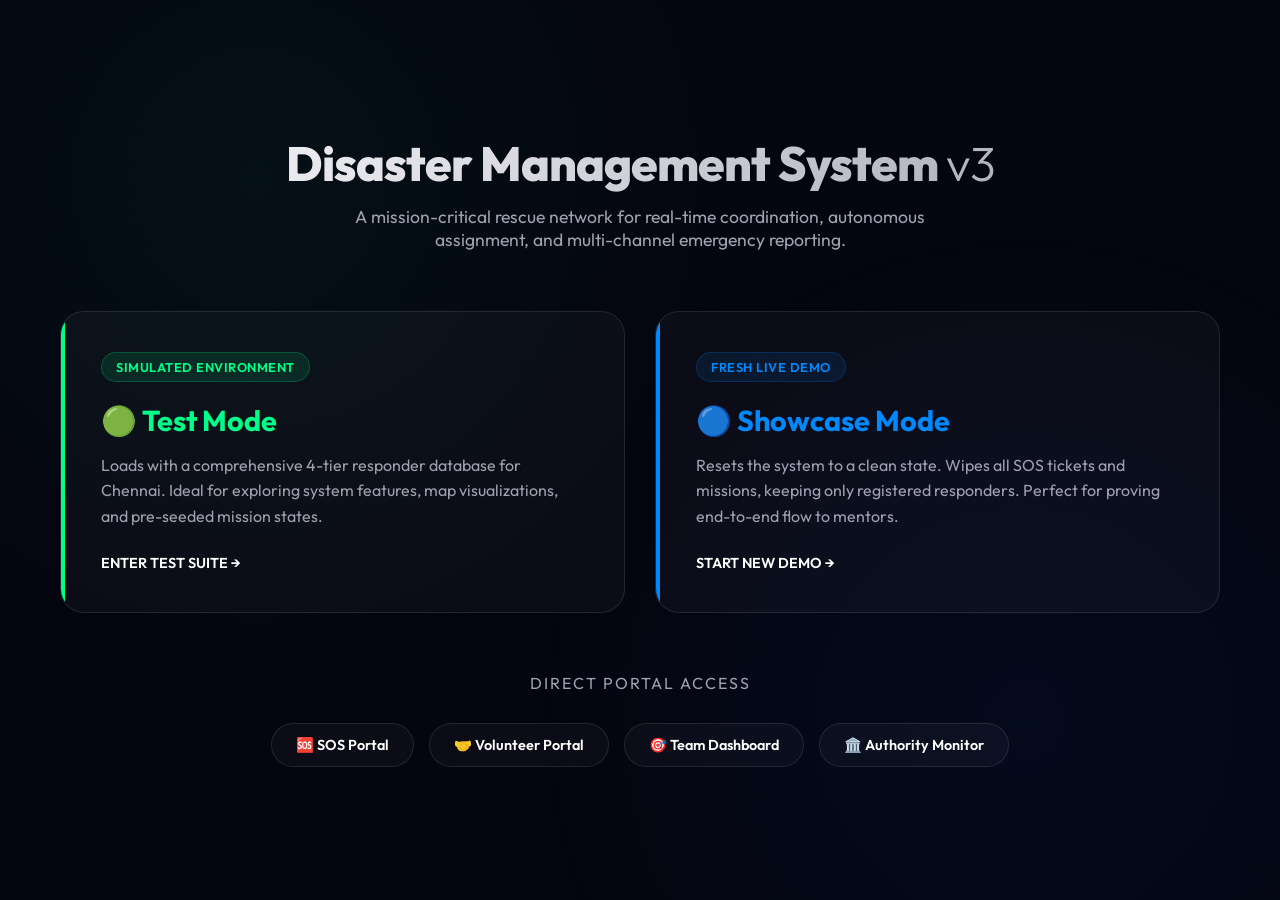
<file: frontend/index.html>
<!DOCTYPE html>
<html lang="en">

<head>
    <meta charset="UTF-8">
    <meta name="viewport" content="width=device-width, initial-scale=1.0">
    <title>Disaster Management System v3</title>
    <link rel="preconnect" href="https://fonts.googleapis.com">
    <link href="https://fonts.googleapis.com/css2?family=Outfit:wght@300;400;600;800&display=swap" rel="stylesheet">
    <style>
        :root {
            --bg: #050510;
            --card: rgba(255, 255, 255, 0.03);
            --border: rgba(255, 255, 255, 0.1);
            --text: #ffffff;
            --muted: #a0a0b0;
            --accent-test: #00ff88;
            --accent-showcase: #0088ff;
            --glass: rgba(10, 10, 25, 0.7);
        }

        * {
            margin: 0;
            padding: 0;
            box-sizing: border-box;
        }

        body {
            font-family: 'Outfit', sans-serif;
            background: var(--bg);
            color: var(--text);
            min-height: 100vh;
            overflow-x: hidden;
            display: flex;
            flex-direction: column;
        }

        /* Abstract Glow Background */
        .glow-bg {
            position: fixed;
            top: 0;
            left: 0;
            right: 0;
            bottom: 0;
            z-index: -1;
            background:
                radial-gradient(circle at 20% 20%, rgba(0, 255, 136, 0.05) 0%, transparent 40%),
                radial-gradient(circle at 80% 80%, rgba(0, 136, 255, 0.05) 0%, transparent 40%);
        }

        .container {
            max-width: 1200px;
            margin: 0 auto;
            padding: 40px 20px;
            flex-grow: 1;
            display: flex;
            flex-direction: column;
            justify-content: center;
        }

        header {
            text-align: center;
            margin-bottom: 60px;
        }

        h1 {
            font-size: 3rem;
            font-weight: 800;
            letter-spacing: -1px;
            margin-bottom: 12px;
            background: linear-gradient(135deg, #fff 0%, #a0a0b0 100%);
            -webkit-background-clip: text;
            -webkit-text-fill-color: transparent;
        }

        .subtitle {
            color: var(--muted);
            font-size: 1.1rem;
            max-width: 600px;
            margin: 0 auto;
        }

        /* Mode Selection Grid */
        .modes-grid {
            display: grid;
            grid-template-columns: 1fr 1fr;
            gap: 30px;
            margin-bottom: 60px;
        }

        .mode-card {
            background: var(--card);
            border: 1px solid var(--border);
            border-radius: 24px;
            padding: 40px;
            cursor: pointer;
            transition: all 0.4s cubic-bezier(0.175, 0.885, 0.32, 1.275);
            position: relative;
            overflow: hidden;
            text-decoration: none;
            color: inherit;
        }

        .mode-card:hover {
            transform: translateY(-10px);
            background: rgba(255, 255, 255, 0.05);
            border-color: rgba(255, 255, 255, 0.2);
            box-shadow: 0 20px 40px rgba(0, 0, 0, 0.4);
        }

        .mode-card::before {
            content: '';
            position: absolute;
            top: 0;
            left: 0;
            width: 4px;
            height: 100%;
        }

        .mode-test::before {
            background: var(--accent-test);
        }

        .mode-showcase::before {
            background: var(--accent-showcase);
        }

        .mode-card h2 {
            font-size: 1.8rem;
            margin-bottom: 15px;
            display: flex;
            align-items: center;
            gap: 12px;
        }

        .mode-test h2 {
            color: var(--accent-test);
        }

        .mode-showcase h2 {
            color: var(--accent-showcase);
        }

        .mode-card p {
            color: var(--muted);
            line-height: 1.6;
            margin-bottom: 25px;
        }

        .badge {
            display: inline-block;
            padding: 6px 14px;
            border-radius: 100px;
            font-size: 0.8rem;
            font-weight: 600;
            text-transform: uppercase;
            letter-spacing: 0.5px;
        }

        .mode-test .badge {
            background: rgba(0, 255, 136, 0.1);
            color: var(--accent-test);
            border: 1px solid rgba(0, 255, 136, 0.2);
        }

        .mode-showcase .badge {
            background: rgba(0, 136, 255, 0.1);
            color: var(--accent-showcase);
            border: 1px solid rgba(0, 136, 255, 0.2);
        }

        /* Quick Links Footer */
        .portals-section {
            text-align: center;
        }

        .portals-title {
            font-size: 1rem;
            color: var(--muted);
            text-transform: uppercase;
            letter-spacing: 2px;
            margin-bottom: 30px;
        }

        .portals-list {
            display: flex;
            justify-content: center;
            gap: 15px;
            flex-wrap: wrap;
        }

        .portal-link {
            padding: 12px 24px;
            background: var(--card);
            border: 1px solid var(--border);
            border-radius: 100px;
            color: var(--text);
            text-decoration: none;
            font-weight: 600;
            font-size: 0.9rem;
            transition: all 0.3s;
        }

        .portal-link:hover {
            background: rgba(255, 255, 255, 0.1);
            border-color: #fff;
        }

        /* Responsive */
        @media (max-width: 768px) {
            .modes-grid {
                grid-template-columns: 1fr;
            }

            h1 {
                font-size: 2.2rem;
            }
        }

        /* Animations */
        @keyframes fadeIn {
            from {
                opacity: 0;
                transform: translateY(20px);
            }

            to {
                opacity: 1;
                transform: translateY(0);
            }
        }

        .animate {
            animation: fadeIn 0.8s ease forwards;
        }

        .delay-1 {
            animation-delay: 0.2s;
            opacity: 0;
        }

        .delay-2 {
            animation-delay: 0.4s;
            opacity: 0;
        }
    </style>
</head>

<body>
    <div class="glow-bg"></div>

    <div class="container">
        <header class="animate">
            <h1>Disaster Management System <span style="font-weight: 300;">v3</span></h1>
            <p class="subtitle">A mission-critical rescue network for real-time coordination, autonomous assignment, and
                multi-channel emergency reporting.</p>
        </header>

        <div class="modes-grid">
            <a href="sos.html?mode=test" class="mode-card mode-test animate delay-1" onclick="setMode('test')">
                <div class="badge">Simulated Environment</div>
                <h2 style="margin-top:20px">🟢 Test Mode</h2>
                <p>Loads with a comprehensive 4-tier responder database for Chennai. Ideal for exploring system
                    features, map visualizations, and pre-seeded mission states.</p>
                <div style="font-size: 0.9rem; font-weight: 600;">ENTER TEST SUITE →</div>
            </a>

            <a href="#" class="mode-card mode-showcase animate delay-2" onclick="startShowcase(event)">
                <div class="badge">Fresh Live Demo</div>
                <h2 style="margin-top:20px">🔵 Showcase Mode</h2>
                <p>Resets the system to a clean state. Wipes all SOS tickets and missions, keeping only registered
                    responders. Perfect for proving end-to-end flow to mentors.</p>
                <div style="font-size: 0.9rem; font-weight: 600;">START NEW DEMO →</div>
            </a>
        </div>

        <div class="portals-section animate delay-2" style="animation-delay: 0.6s;">
            <div class="portals-title">Direct Portal Access</div>
            <div class="portals-list">
                <a href="sos.html" class="portal-link">🆘 SOS Portal</a>
                <a href="responders_register.html" class="portal-link">🤝 Volunteer Portal</a>
                <a href="commander.html" class="portal-link">🎯 Team Dashboard</a>
                <a href="authority.html" class="portal-link">🏛️ Authority Monitor</a>
            </div>
        </div>
    </div>

    <script src="js/api.js"></script>
    <script>
        function setMode(mode) {
            localStorage.setItem('dms_mode', mode);
        }

        async function startShowcase(e) {
            e.preventDefault();
            const confirmed = confirm("This will WIPE all current SOS requests and missions for a fresh demo. Continue?");
            if (!confirmed) return;

            try {
                const res = await fetch(`${API}/admin/reset-showcase`, {
                    method: 'POST'
                });
                if (res.ok) {
                    setMode('showcase');
                    window.location.href = 'sos.html';
                } else {
                    alert("Failed to reset system. Ensure backend is running.");
                }
            } catch (err) {
                alert("Network error: " + err.message);
            }
        }

        // Default to test if nothing set
        if (!localStorage.getItem('dms_mode')) {
            localStorage.setItem('dms_mode', 'test');
        }
    </script>
</body>

</html>
</file>
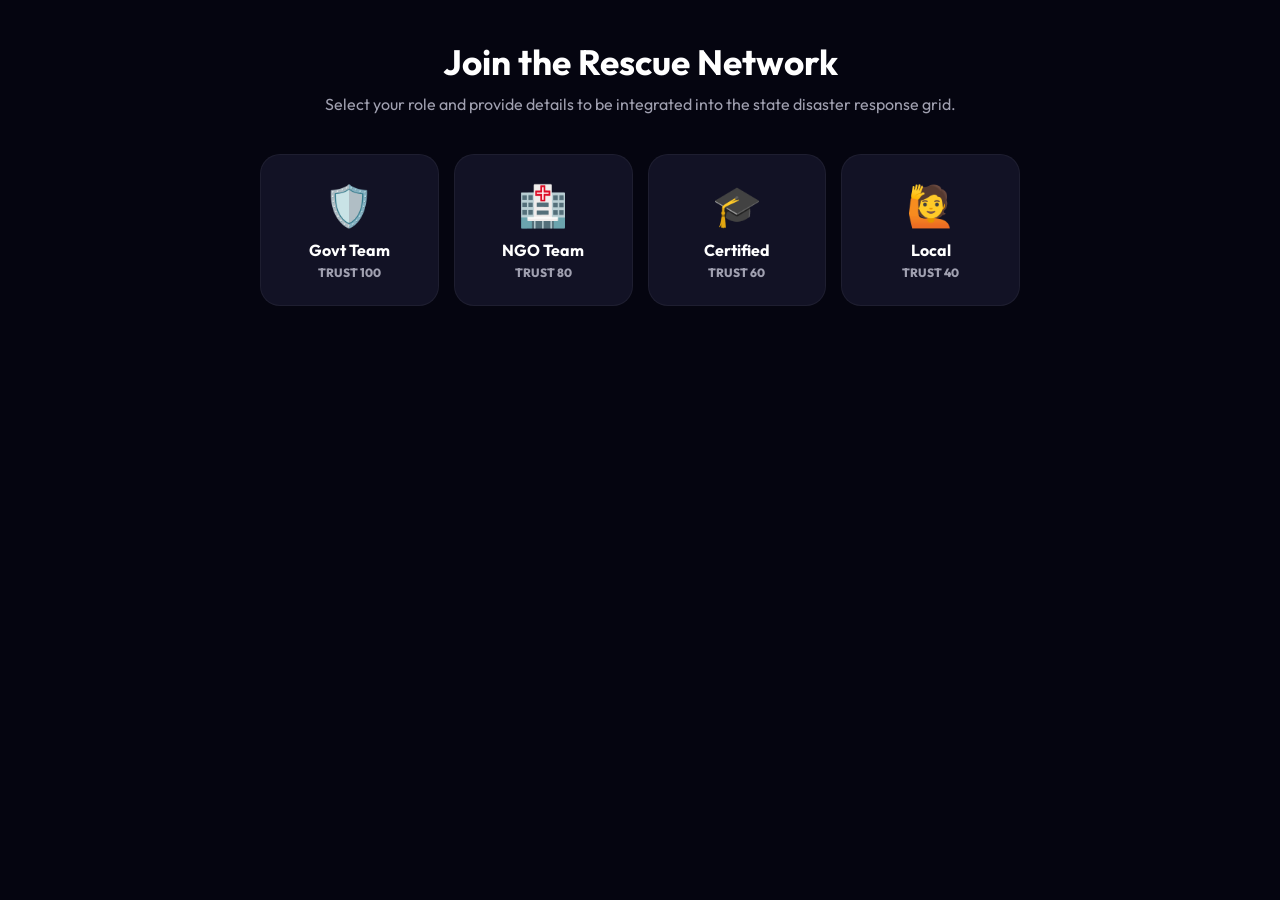
<file: frontend/responders_register.html>
<!DOCTYPE html>
<html lang="en">

<head>
    <meta charset="UTF-8">
    <meta name="viewport" content="width=device-width, initial-scale=1.0">
    <title>Responder Registration – Join the Network</title>
    <link rel="preconnect" href="https://fonts.googleapis.com">
    <link href="https://fonts.googleapis.com/css2?family=Outfit:wght@400;600;800&display=swap" rel="stylesheet">
    <style>
        :root {
            --bg: #050510;
            --card: #121225;
            --text: #ffffff;
            --muted: #a0a0b0;
            --accent: #0088ff;
            --green: #00ff88;
            --gov: #ffcc00;
            --ngo: #ff9f00;
            --cert: #aa00ff;
            --local: #00ffcc;
        }

        * {
            margin: 0;
            padding: 0;
            box-sizing: border-box;
        }

        body {
            font-family: 'Outfit', sans-serif;
            background: var(--bg);
            color: var(--text);
            min-height: 100vh;
        }

        .container {
            max-width: 800px;
            margin: 0 auto;
            padding: 40px 20px;
        }

        header {
            text-align: center;
            margin-bottom: 40px;
        }

        h1 {
            font-size: 2.2rem;
            margin-bottom: 10px;
        }

        .subtitle {
            color: var(--muted);
        }

        /* Tier Selection */
        .tier-grid {
            display: grid;
            grid-template-columns: repeat(auto-fit, minmax(170px, 1fr));
            gap: 15px;
            margin-bottom: 40px;
        }

        .tier-card {
            background: var(--card);
            border: 1px solid rgba(255, 255, 255, 0.05);
            border-radius: 20px;
            padding: 25px 15px;
            text-align: center;
            cursor: pointer;
            transition: all 0.3s;
            position: relative;
        }

        .tier-card:hover {
            transform: translateY(-5px);
            background: rgba(255, 255, 255, 0.05);
        }

        .tier-card.active {
            border-width: 2px;
        }

        .tier-gov.active {
            border-color: var(--gov);
            background: rgba(255, 204, 0, 0.05);
        }

        .tier-ngo.active {
            border-color: var(--ngo);
            background: rgba(255, 159, 0, 0.05);
        }

        .tier-cert.active {
            border-color: var(--cert);
            background: rgba(170, 0, 255, 0.1);
        }

        .tier-local.active {
            border-color: var(--local);
            background: rgba(0, 255, 204, 0.05);
        }

        .tier-card .icon {
            font-size: 2.5rem;
            margin-bottom: 10px;
            display: block;
        }

        .tier-card h3 {
            font-size: 1rem;
            margin-bottom: 5px;
        }

        .tier-card .trust {
            font-size: 0.75rem;
            color: var(--muted);
            font-weight: 800;
        }

        /* Form Area */
        #form-container {
            background: var(--card);
            border-radius: 24px;
            padding: 30px;
            border: 1px solid rgba(255, 255, 255, 0.05);
            display: none;
        }

        .form-group {
            margin-bottom: 20px;
        }

        label {
            display: block;
            margin-bottom: 8px;
            font-size: 0.9rem;
            font-weight: 600;
            color: var(--muted);
        }

        input,
        select,
        textarea {
            width: 100%;
            padding: 12px 16px;
            border-radius: 12px;
            background: rgba(0, 0, 0, 0.3);
            border: 1px solid rgba(255, 255, 255, 0.1);
            color: #fff;
            font-family: inherit;
            font-size: 1rem;
        }

        input:focus {
            outline: none;
            border-color: var(--accent);
        }

        .checkbox-grid {
            display: grid;
            grid-template-columns: 1fr 1fr;
            gap: 10px;
        }

        .checkbox-item {
            background: rgba(0, 0, 0, 0.2);
            border: 1px solid rgba(255, 255, 255, 0.05);
            padding: 10px;
            border-radius: 8px;
            display: flex;
            align-items: center;
            gap: 10px;
            font-size: 0.9rem;
            cursor: pointer;
        }

        .checkbox-item input {
            width: auto;
        }

        /* GPS Widget */
        .gps-widget {
            background: rgba(0, 0, 0, 0.4);
            border: 1px dashed rgba(255, 255, 255, 0.1);
            border-radius: 15px;
            padding: 15px;
            margin-top: 10px;
        }

        .gps-row {
            display: flex;
            justify-content: space-between;
            align-items: center;
        }

        .acc-pill {
            font-size: 0.7rem;
            font-weight: 800;
            padding: 4px 10px;
            border-radius: 100px;
        }

        .btn-register {
            width: 100%;
            padding: 18px;
            border-radius: 15px;
            background: var(--accent);
            color: #fff;
            border: none;
            font-size: 1.1rem;
            font-weight: 800;
            cursor: pointer;
            margin-top: 20px;
        }

        .btn-register:disabled {
            background: #333;
            color: #666;
            cursor: not-allowed;
        }

        /* Success Overlay */
        .overlay {
            position: fixed;
            inset: 0;
            background: var(--bg);
            display: none;
            flex-direction: column;
            align-items: center;
            justify-content: center;
            text-align: center;
            padding: 40px;
            z-index: 100;
        }
    </style>
</head>

<body>

    <div class="container">
        <header>
            <h1>Join the Rescue Network</h1>
            <p class="subtitle">Select your role and provide details to be integrated into the state disaster response
                grid.</p>
        </header>

        <div class="tier-grid">
            <div class="tier-card tier-gov" onclick="selectTier(this, 'government')">
                <span class="icon">🛡️</span>
                <h3>Govt Team</h3>
                <div class="trust">TRUST 100</div>
            </div>
            <div class="tier-card tier-ngo" onclick="selectTier(this, 'ngo')">
                <span class="icon">🏥</span>
                <h3>NGO Team</h3>
                <div class="trust">TRUST 80</div>
            </div>
            <div class="tier-card tier-cert" onclick="selectTier(this, 'certified_volunteer')">
                <span class="icon">🎓</span>
                <h3>Certified</h3>
                <div class="trust">TRUST 60</div>
            </div>
            <div class="tier-card tier-local" onclick="selectTier(this, 'local_volunteer')">
                <span class="icon">🙋</span>
                <h3>Local</h3>
                <div class="trust">TRUST 40</div>
            </div>
        </div>

        <!-- Dynamic Form Container -->
        <div id="form-container">
            <h2 id="form-title"
                style="margin-bottom: 25px; border-bottom: 2px solid var(--accent); padding-bottom: 10px;">Form</h2>
            <form id="reg-form">
                <input type="hidden" id="field-tier" name="tier">

                <div id="common-fields">
                    <div class="form-group">
                        <label id="lbl-name">Full Name</label>
                        <input type="text" id="field-name" required placeholder="Enter name">
                    </div>
                    <div class="form-group">
                        <label>Phone Number</label>
                        <input type="tel" id="field-phone" required placeholder="+91 XXXX XXXX XX">
                    </div>
                </div>

                <!-- Tier Specific Fields -->
                <div id="tier-specific"></div>

                <div class="form-group">
                    <label>Skills & Capabilities</label>
                    <div class="checkbox-grid">
                        <label class="checkbox-item"><input type="checkbox" name="skill" value="swimming">
                            Swimming</label>
                        <label class="checkbox-item"><input type="checkbox" name="skill" value="first_aid"> First
                            Aid</label>
                        <label class="checkbox-item"><input type="checkbox" name="skill" value="boat_driving"> Boat
                            Driving</label>
                        <label class="checkbox-item"><input type="checkbox" name="skill" value="medical">
                            Medical/Doctor</label>
                        <label class="checkbox-item"><input type="checkbox" name="skill" value="climbing">
                            Rescue/Climbing</label>
                        <label class="checkbox-item"><input type="checkbox" name="skill" value="heavy_vehicle"> Heavy
                            Vehicle</label>
                    </div>
                </div>

                <div class="form-group">
                    <label>Current/Base Location</label>
                    <div class="gps-widget">
                        <div class="gps-row">
                            <span id="gps-status" style="font-size: 0.85rem; color: var(--muted);">Waiting for
                                GPS...</span>
                            <span id="gps-acc" class="acc-pill">±? m</span>
                        </div>
                    </div>
                </div>

                <button type="submit" id="btn-submit" class="btn-register">REGISTER AS RESPONDER</button>
            </form>
        </div>
    </div>

    <div id="success-overlay" class="overlay">
        <div style="font-size: 4rem; margin-bottom: 20px;">🎉</div>
        <h1 id="success-title">Registration Successful!</h1>
        <p id="success-msg" style="color: var(--muted); line-height: 1.6; margin-bottom: 30px;"></p>
        <a href="index.html" class="btn-register" style="text-decoration: none; display: inline-block;">GO TO
            LANDING</a>
    </div>

    <script src="js/api.js"></script>
    <script>
        let selectedTier = '';
        let gps = { lat: null, lon: null, acc: null };

        // GPS Watch
        if ("geolocation" in navigator) {
            navigator.geolocation.watchPosition(pos => {
                gps.lat = pos.coords.latitude;
                gps.lon = pos.coords.longitude;
                gps.acc = pos.coords.accuracy;
                const status = document.getElementById('gps-status');
                const acc = document.getElementById('gps-acc');
                status.textContent = "📍 GPS Fixed";
                acc.textContent = "±" + Math.round(gps.acc) + " m";
                acc.style.background = gps.acc <= 20 ? '#007744' : gps.acc <= 50 ? '#aa7700' : '#770000';
            }, err => {
                document.getElementById('gps-status').textContent = "⚠️ GPS denied or failed";
            }, { enableHighAccuracy: true });
        }

        function selectTier(el, tier) {
            // UI
            document.querySelectorAll('.tier-card').forEach(c => c.classList.remove('active'));
            el.classList.add('active');

            // Logic
            selectedTier = tier;
            document.getElementById('field-tier').value = tier;
            document.getElementById('form-container').style.display = 'block';

            const colors = { government: '#ffcc00', ngo: '#ff9f00', certified_volunteer: '#aa00ff', local_volunteer: '#00ffcc' };
            const accent = colors[tier];
            document.getElementById('btn-register'); // not used
            document.documentElement.style.setProperty('--accent', accent);

            // Update Labels & Fields
            const titles = {
                government: '🛡️ Government Rescue Form',
                ngo: '🏥 NGO Team Registration',
                certified_volunteer: '🎓 Certified Volunteer Form',
                local_volunteer: '🙋 Local Volunteer Quick-Sign'
            };
            document.getElementById('form-title').textContent = titles[tier];
            document.getElementById('lbl-name').textContent = tier.includes('team') || tier.includes('ngo') ? 'Team/Org Name' : 'Full Name';

            // Render Tier-Specific Fields
            const specific = document.getElementById('tier-specific');
            let html = '';
            if (tier === 'government') {
                html = `
                <div class="form-group"><label>Department Name</label><input type="text" id="f-dept" placeholder="e.g. NDRF, Fire Dept"></div>
                <div class="form-group"><label>Team Leader Name</label><input type="text" id="f-leader"></div>
                <div class="form-group"><label>Team Size</label><input type="number" id="f-size" value="5"></div>
                <div class="form-group"><label>Operating Radius (km)</label><input type="number" id="f-radius" value="20"></div>
                <div class="form-group"><label>Team ID / Badge #</label><input type="text" id="f-badge"></div>
            `;
            } else if (tier === 'ngo') {
                html = `
                <div class="form-group"><label>Organization Name</label><input type="text" id="f-org" placeholder="e.g. Red Cross"></div>
                <div class="form-group"><label>Registration Number</label><input type="text" id="f-reg"></div>
                <div class="form-group"><label>Contact Person</label><input type="text" id="f-contact"></div>
                <div class="form-group"><label>Team Size</label><input type="number" id="f-size" value="10"></div>
                <div class="form-group"><label>Operating Area</label><input type="text" id="f-area" placeholder="e.g. South Chennai"></div>
            `;
            } else if (tier === 'local_volunteer') {
                html = `<div class="form-group"><label>Village/Area</label><input type="text" id="f-village" placeholder="e.g. Tambaram"></div>`;
            }
            specific.innerHTML = html;

            // Scroll to form
            document.getElementById('form-container').scrollIntoView({ behavior: 'smooth' });
        }

        document.getElementById('reg-form').addEventListener('submit', async (e) => {
            e.preventDefault();

            const skills = Array.from(document.querySelectorAll('input[name="skill"]:checked')).map(cb => cb.value);

            const data = {
                name: document.getElementById('field-name').value || document.getElementById('f-org')?.value || document.getElementById('f-dept')?.value,
                phone: document.getElementById('field-phone').value,
                type: selectedTier.includes('gov') ? 'volunteer' : 'volunteer',
                tier: selectedTier,
                lat: gps.lat,
                lon: gps.lon,
                gps_accuracy: gps.acc,
                skills: skills,
                district: document.getElementById('f-village')?.value || document.getElementById('f-area')?.value || 'Chennai',
                department: document.getElementById('f-dept')?.value,
                team_leader_name: document.getElementById('f-leader')?.value || document.getElementById('f-contact')?.value,
                team_size: parseInt(document.getElementById('f-size')?.value || 1),
                operating_radius: parseFloat(document.getElementById('f-radius')?.value || 10.0),
                registration_number: document.getElementById('f-reg')?.value || document.getElementById('f-badge')?.value
            };

            // Special rule: if it's a boat team, set type to boat
            if (skills.includes('boat_driving')) data.type = 'boat';

            try {
                const res = await fetch(`${API}/responders/add`, {
                    method: 'POST',
                    headers: { 'Content-Type': 'application/json' },
                    body: JSON.stringify(data)
                });
                const result = await res.json();
                if (res.ok) {
                    document.getElementById('success-msg').textContent =
                        selectedTier === 'local_volunteer'
                            ? "You are now active! You can login to the Volunteer App immediately."
                            : "Your credentials have been submitted. An officer will verify your documents shortly.";
                    document.getElementById('success-overlay').style.display = 'flex';
                } else {
                    alert(result.detail);
                }
            } catch (err) { alert("Network Error"); }
        });
    </script>

</body>

</html>
</file>
